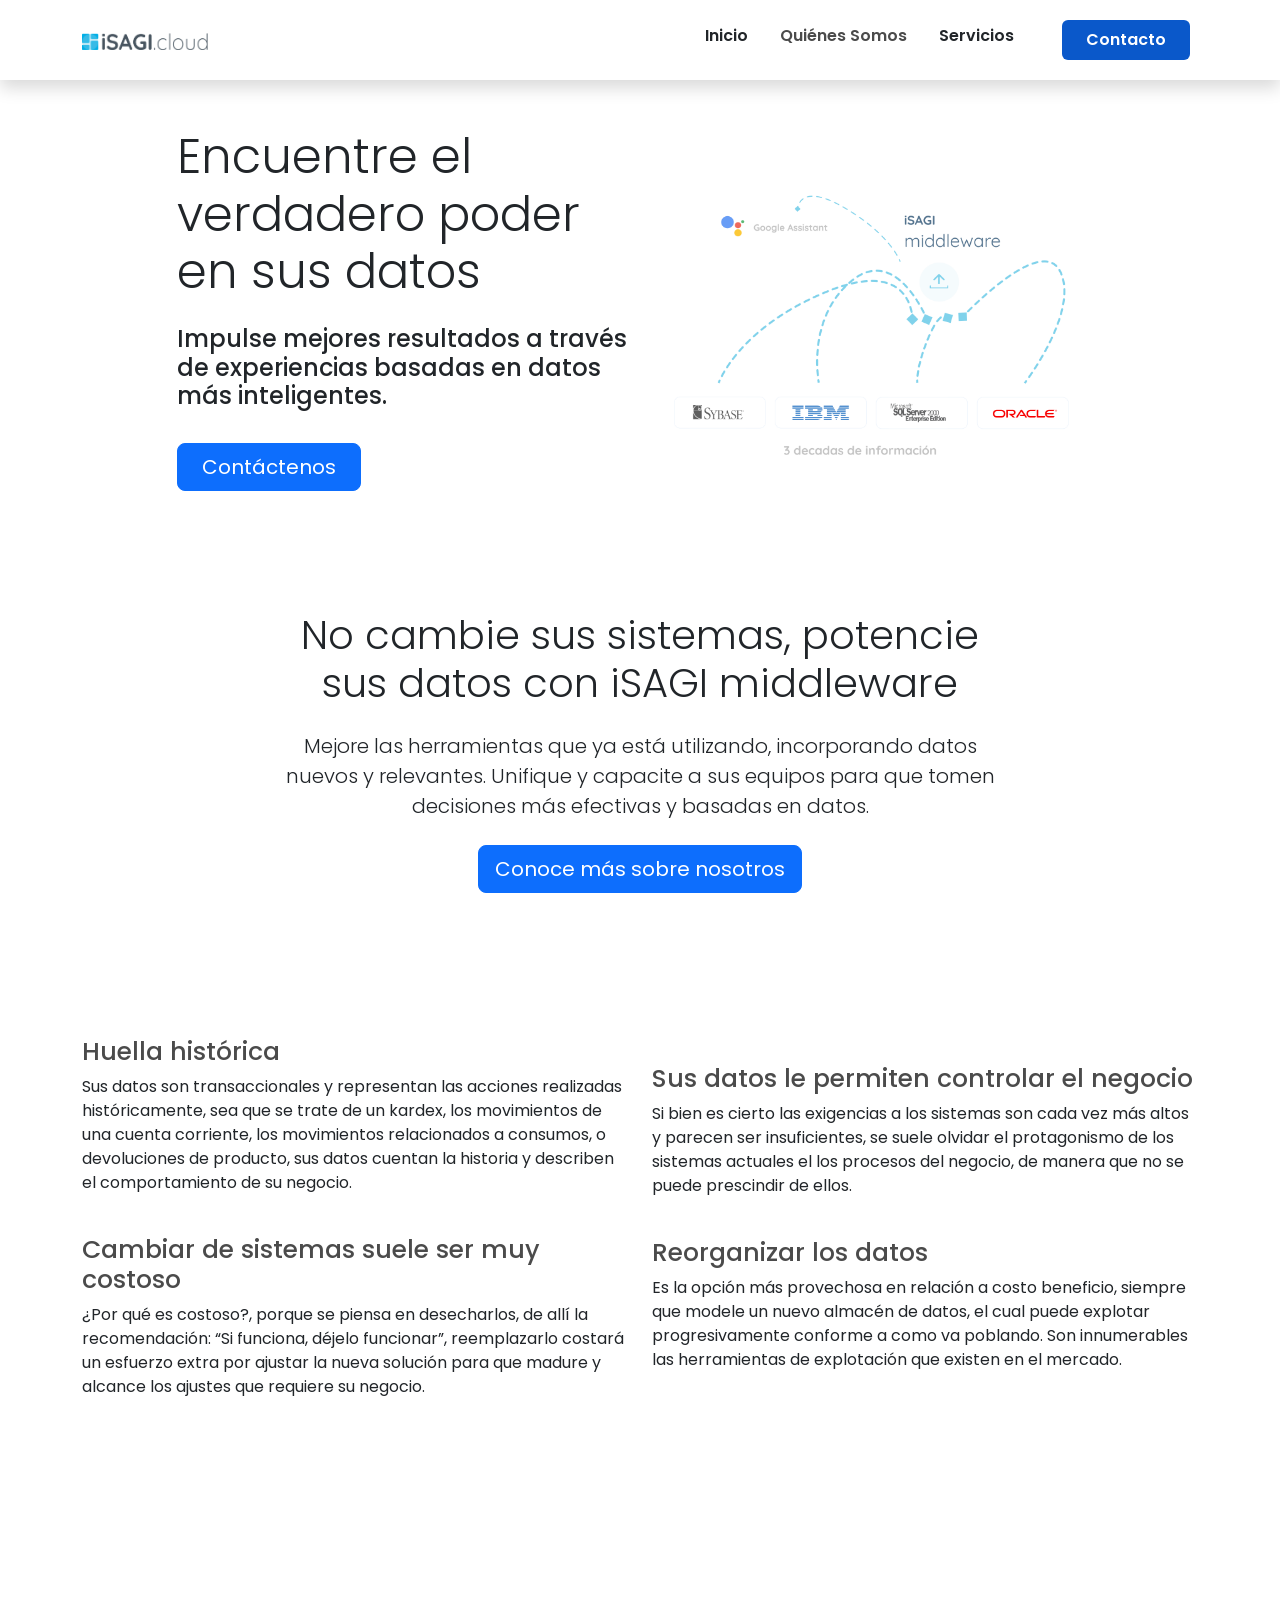
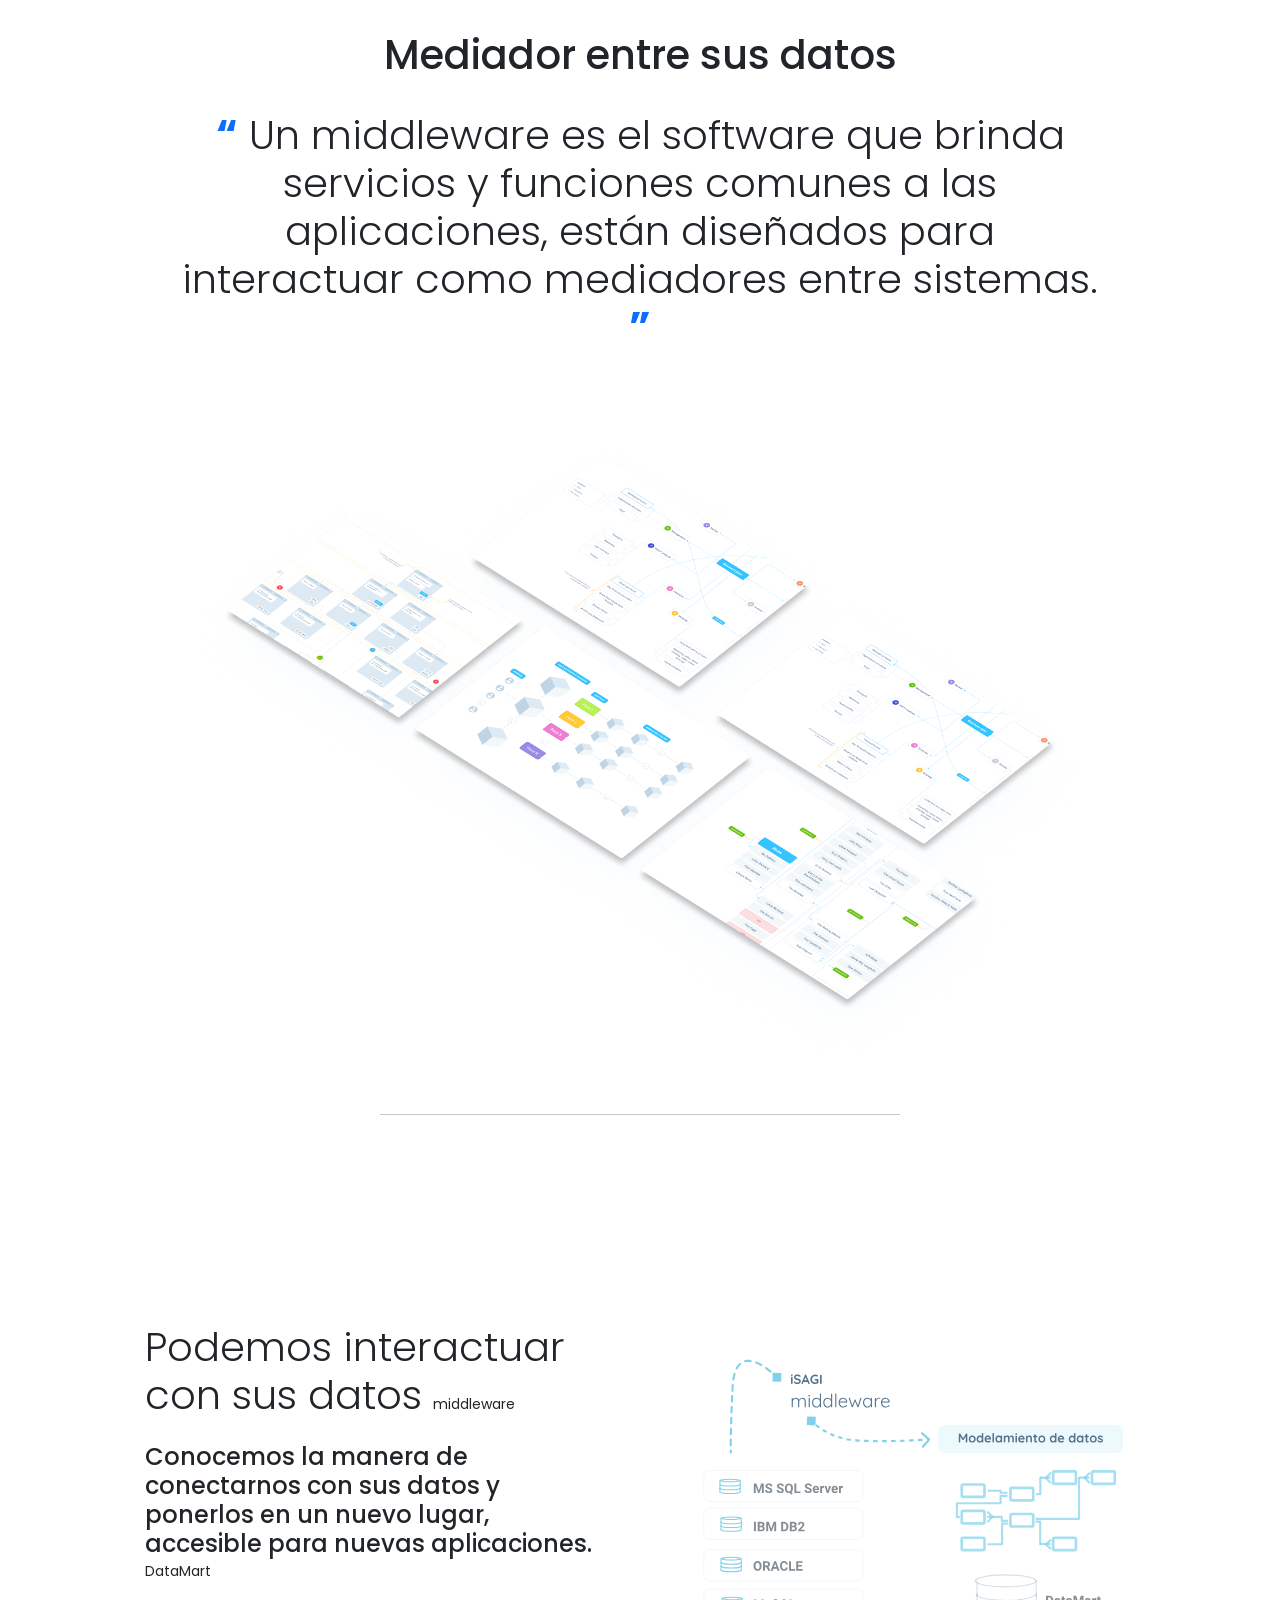
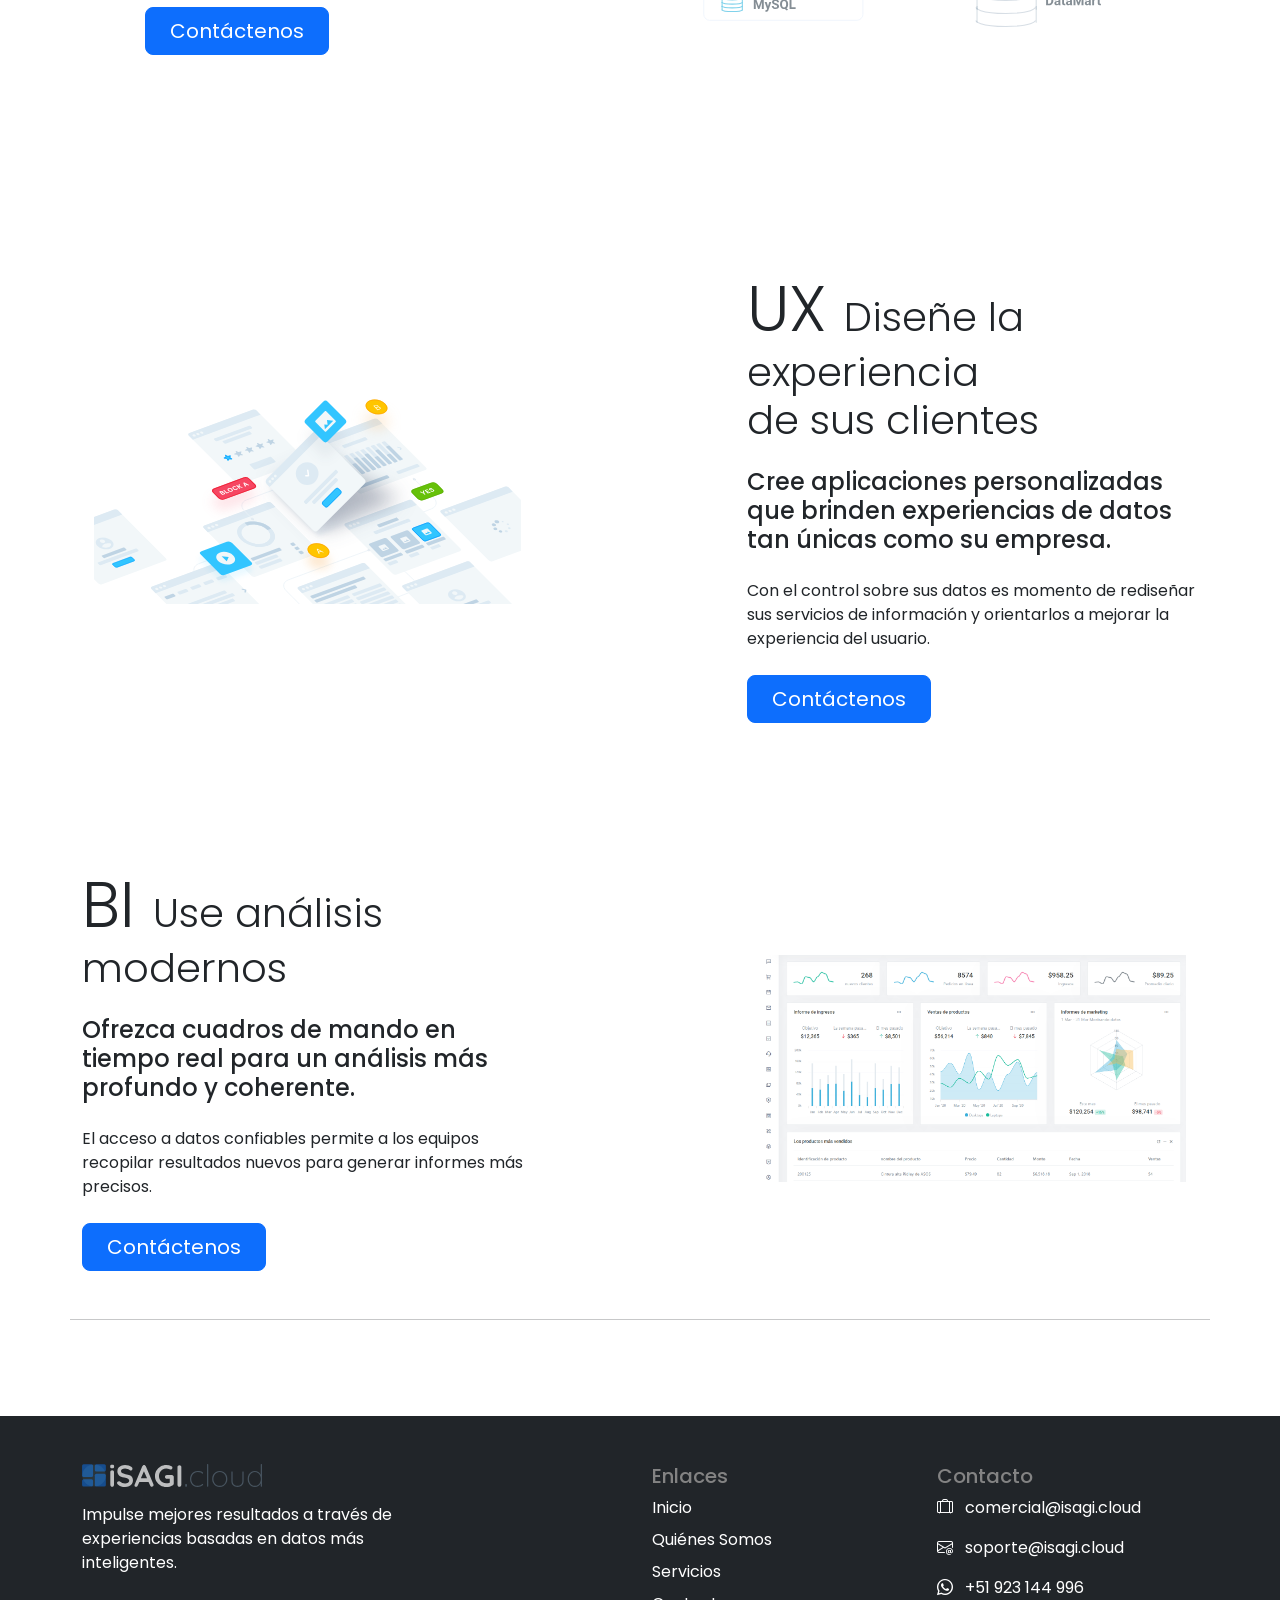
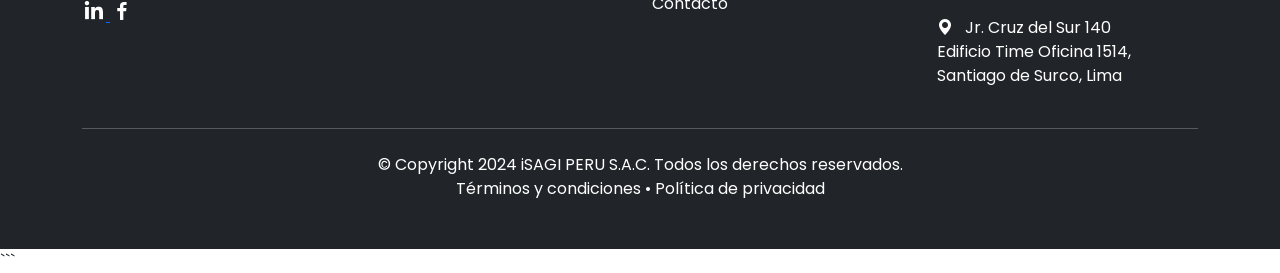
<file: index.html>
<!DOCTYPE html>
<html lang="es">
<head>
    <meta charset="UTF-8">
    <meta name="viewport" content="width=device-width, initial-scale=1.0">
    <title>iSAGI Cloud</title>
    
    <!-- Bootstrap CSS -->
    <link href="https://cdn.jsdelivr.net/npm/bootstrap@5.3.0/dist/css/bootstrap.min.css" rel="stylesheet">
       <!-- Bootstrap Icons -->
       <link rel="stylesheet" href="https://cdn.jsdelivr.net/npm/bootstrap-icons/font/bootstrap-icons.css">
       <!-- Boxicons CSS -->
       <link rel="stylesheet" href="https://cdn.jsdelivr.net/npm/boxicons@2.1.4/css/boxicons.min.css">


    
    <!-- Google Fonts (Poppins) -->
    <link rel="preconnect" href="https://fonts.googleapis.com">
    <link rel="preconnect" href="https://fonts.gstatic.com" crossorigin>
    <link href="https://fonts.googleapis.com/css2?family=Poppins:wght@400;600;700&display=swap" rel="stylesheet">

    <!-- Custom CSS -->
    <link rel="stylesheet" href="style.css">
</head>
<body>

     <!-- Navigation -->
     <nav class="navbar navbar-expand-lg navbar-light bg-white py-3 shadow sticky">
        <div class="container">
            <a class="navbar-brand" href="index.html">
                <img src="images/iSAGI_Cloud_logo_white.png" alt="Isagi Logo" width="130">
            </a>
            <button class="navbar-toggler" type="button" data-bs-toggle="collapse" data-bs-target="#navbarNav" aria-controls="navbarNav" aria-expanded="false" aria-label="Toggle navigation">
                <span class="navbar-toggler-icon"></span>
            </button>
            <div class="collapse navbar-collapse" id="navbarNav">
                <ul class="navbar-nav ms-auto">
                    <li class="nav-item">
                        <a class="nav-link" href="index.html">Inicio</a>
                    </li>
                    <li class="nav-item">
                        <a class="nav-link active" aria-current="page" href="quienes-somos.html">Quiénes Somos</a>
                    </li>
                    <li class="nav-item">
                        <a class="nav-link" href="#servicios">Servicios</a>
                    </li>
                    <li class="nav-item ms-4 ml-auto">
                        <a class="nav-link active btn btn-primary my-1 px-4" style="color:rgb(255, 255, 255);" aria-current="page" href="contactenos.html">Contacto</a>
                    </li>
                </ul>
            </div>
        </div>
    </nav>

    <!-- Main Content -->
    <main>
        <div class="container d-flex align-self-center align-items-stretch hero">
            <div class="row justify-content-center align-items-center flex-sm-row-reverse">
                <div class="pt-5 col-12 col-md-6 col-xl-5 d-flex justify-content-center ">
                    <img src="images/frame1.png" alt="garfico1" class="img-fluid">
                </div>
                <div class="pt-5 col-12 col-md-6 col-xl-5 text-center text-md-start">
                    <div class="display-5 ">Encuentre el verdadero poder en sus datos</div>
                    <div class="h4 text-left pt-4">Impulse mejores resultados a través de experiencias basadas en datos más
                        inteligentes.</div>
                    <div class="text-left">
                        <a href="contactenos.html" class="btn btn-primary btn-lg my-4 px-4">Contáctenos</a>
                    </div>
                </div>
            </div>
        </div>
        <section class="container my-5 py-5 text-center">
            <div class="row justify-content-center">
                <div class="col-lg-8">
                    <h2 class="display-6">No cambie sus sistemas, potencie sus datos con
                        iSAGI middleware</h2>
                    <p class="lead text-accent my-4">Mejore las herramientas que ya está utilizando, incorporando datos nuevos y relevantes.
                        Unifique y capacite a sus equipos para que tomen decisiones más efectivas y basadas en datos.
                        </p>
                    <a href="quienes-somos.html" class="btn btn-primary btn-lg">Conoce más sobre nosotros</a>
                </div>
            </div>
        </section>
        <section class="hero-section container my-5 py-5" >
        <div class="row align-items-center">
            <div class="col-lg-6">
                <h5 class=" ">Huella histórica</h5>
                <p class="">Sus datos son transaccionales y representan las acciones realizadas históricamente, sea que se trate de un kardex, los movimientos de una cuenta corriente, los movimientos relacionados a consumos, o devoluciones de producto, sus datos cuentan la historia y describen el comportamiento de su negocio.</p> 
                <br>
                <h5 class="">Cambiar de sistemas suele ser muy costoso</h5>
                <p class="">¿Por qué es costoso?, porque se piensa en desecharlos, de allí la recomendación:
                    “Si funciona, déjelo funcionar”, reemplazarlo costará un esfuerzo extra por ajustar la nueva solución para que madure y alcance los ajustes que requiere su negocio.</p>
            </div>
            <div class="col-lg-6">
                <h5 class=" ">Sus datos le permiten controlar el negocio</h5>
                <p class="">Si bien es cierto las exigencias a los sistemas son cada vez más altos y parecen ser insuficientes, se suele olvidar el protagonismo de los sistemas actuales el los procesos del negocio, de manera que no se puede prescindir de ellos.</p> 
                <br>
                <h5 class="">Reorganizar los datos</h5>
                <p class="">Es la opción más provechosa en relación a costo beneficio, siempre que modele un nuevo almacén de datos, el cual puede explotar progresivamente conforme a como va poblando. Son innumerables las herramientas de explotación que existen en el mercado.</p>
            </div>
        </div></section>
        <div class="bg-white pt-5" id="Quees">
            <div class="container ">
                <div class="row justify-content-evenly align-items-center py-4 ">
                    <div class="col-10 text-center py-4">
                        <div class="h1 pt-4">Mediador entre sus datos</div>
                        <div class="display-6 text-left pt-4"><span class="comillas">
                                Un middleware es el software que brinda servicios y funciones comunes a las aplicaciones,
                                están diseñados para interactuar como mediadores entre sistemas.
                            </span>
                        </div>
    
                    </div>
                    <div class="col-12 col-md-7 col-lg-10 ">
                        <img src="images/Group_543GRAFICO2.png" alt="garfico1" class="img-fluid">
                    </div>
                </div>
            </div>
        </div>
<!--last-->
        <div class="row justify-content-center">
            <div class="col-5">
                <hr>
            </div>
        </div>
        <div class="bg-white pt-5" id="Porque">
            <div class="container ">
                <div class="row justify-content-evenly align-items-center articulo  mt-5 py-5">
                    <div class="col-12 col-md-6 col-lg-5 py-4 text-center text-md-start">
                        <div id="servicios" class="text-left pt-4">
                            <span class="display-6 text-left pt-4">
                                Podemos interactuar <br>con sus datos
                            </span><small>middleware</small>
                        </div>
                        <div class="text-left pt-4">
                            <span class="h4 text-left pt-4">
                                Conocemos la manera de conectarnos con sus datos y ponerlos en un nuevo lugar, accesible
                                para nuevas aplicaciones.
                            </span><small>DataMart</small>
                        </div>
                        <div class="text-left">
                            <a href="contactenos.html" class="btn btn-primary btn-lg my-4 px-4">Contáctenos</a>
                        </div>
                    </div>
                    <div class="col-12 col-md-6 col-lg-5 px-4">
                        <img src="images/modelamiento.svg" alt="garfico1" class="img-fluid">
                    </div>
                </div>
                <div class="row justify-content-between align-items-center articulo flex-sm-row-reverse mt-5 pt-5">
                    <div class="col-12 col-md-6 col-lg-5 text-center text-md-start">
                        <div class="text-left pt-4">
                            <span class="display-3 ">
                                UX
                            </span>
                            <span class="display-6">
                                Diseñe la experiencia<br> de sus clientes
                            </span>
                        </div>
                        <div class="text-left pt-4">
                            <span class="h4 text-left pt-4">
                                Cree aplicaciones personalizadas que brinden experiencias de datos tan únicas como su
                                empresa.
                            </span>
                        </div>
                        <div class="text-left pt-4">
                            Con el control sobre sus datos es momento de rediseñar sus servicios de información y
                            orientarlos a mejorar la experiencia del usuario.
                        </div>
                        <div class="text-left">
                            <a href="contactenos.html" class="btn btn-primary btn-lg my-4 px-4">Contáctenos</a>
                        </div>
                    </div>
                    <div class="col-12 col-md-4 col-lg-5 px-4">
                        <img src="images/mockup.svg" alt="garfico1" class="img-fluid">
                    </div>
                </div>
                <div class="row justify-content-between align-items-center articulo mt-5 pt-5">
                    <div class="col-12 col-md-6 col-lg-5 text-center text-md-start ">
                        <div class="text-left pt-4">
                            <span class="display-3 ">
                                BI
                            </span>
                            <span class="display-6 text-left ">
                                Use análisis modernos
                            </span>
                        </div>
                        <div class="text-left pt-4">
                            <span class="h4 text-left pt-4">
                                Ofrezca cuadros de mando en tiempo real para un análisis más profundo y coherente.
                            </span>
                        </div>
                        <div class="text-left pt-4">
                            El acceso a datos confiables permite a los equipos recopilar resultados nuevos para generar
                            informes más precisos.
                        </div>
                        <div class="text-left">
                            <a href="contactenos.html" class="btn btn-primary btn-lg my-4 px-4">Contáctenos</a>
                        </div>
                    </div>
                    <div class="col-12 col-md-4 col-lg-5 px-4">
                        <img src="images/admin.png" alt="garfico1" class="img-fluid">
                    </div>
                </div>
    
            </div>
        </div>
    </main>
    <hr class="container my-4 py-4">
   
    <br>
    <!-- Footer -->
    <footer class="footer bg-dark text-white py-5">
        <div class="container">
            <div class="row">
                <!-- Columna 1: Logo y descripción -->
                <div class="col-md-4 pr-4">
                    <img src="images/logo-dark.svg" alt="iSAGI Logo" width="180" class="mb-3">
                    <p>Impulse mejores resultados a través de experiencias basadas en datos más inteligentes.</p>
                    <div class="social-links mt-4">
                        <a href="https://linkedin.com/company/isagi" target="_blank">
                            <i class="bx bxl-linkedin" style="font-size: 1.5rem; color: rgb(255, 255, 255);"></i>
                        </a>
                        <a href="https://www.facebook.com/profile.php?id=100078693523876" target="_blank">
                            <i class="bx bxl-facebook" style="font-size: 1.5rem; color: white;"></i>
                        </a>
                    </div>
                </div>

                <div class="col-md-2">
                </div>

                <div class="col-md-3">
                    <h5 style="color: rgb(131, 131, 131);">Enlaces</h5>
                    <ul class="list-unstyled">
                        <li class="pb-2"><a href="index.html" class="text-white text-decoration-none ">Inicio</a></li>
                        <li class="pb-2"><a href="quienes-somos.html" class="text-white text-decoration-none">Quiénes
                                Somos</a></li>
                        <li class="pb-2"><a href="#servicios" class="text-white text-decoration-none">Servicios</a>
                        </li>
                        <li class="pb-2"><a href="contactenos.html" class="text-white text-decoration-none">Contacto</a>
                        </li>
                    </ul>
                </div>

                <div class="col-md-3">
                    <h5 style="color: rgb(131, 131, 131);">Contacto</h5>
                    <p><i class="bi bi-suitcase-lg"></i> <span class="ms-2 text-white">
                            comercial@isagi.cloud
                        </span></p>
                    <p><i class="bi bi-envelope-at"></i> <span class="ms-2 text-white">
                            soporte@isagi.cloud
                        </span></p>
                    <p><i class="bi bi-whatsapp"></i><span class="ms-2 text-white">
                            +51 923 144 996
                        </span>
                    </p>
                    <p><i class="bi bi-geo-alt-fill"></i><span class="ms-2 text-white">
                            Jr. Cruz del Sur 140<br>
                            Edificio Time Oficina 1514,<br>
                            Santiago de Surco, Lima</p>
                    </span>
                    </p>
                </div>

            </div>

           
            <hr class="my-4 border-light">

            <!-- Copyright y Políticas -->
            <div class="text-center">
                <p class="mb-0">© Copyright 2024 iSAGI PERU S.A.C. Todos los derechos reservados.</p>
                <a href="terminos.html" class="text-white text-decoration-none">Términos y condiciones</a> •
                <a href="politica-privacidad.html" class="text-white text-decoration-none">Política de privacidad</a>
            </div>
        </div>
    </footer>

    <!-- Bootstrap JS -->
    <script src="https://cdn.jsdelivr.net/npm/bootstrap@5.3.0/dist/js/bootstrap.bundle.min.js"></script>
</body>

</html>```
</file>
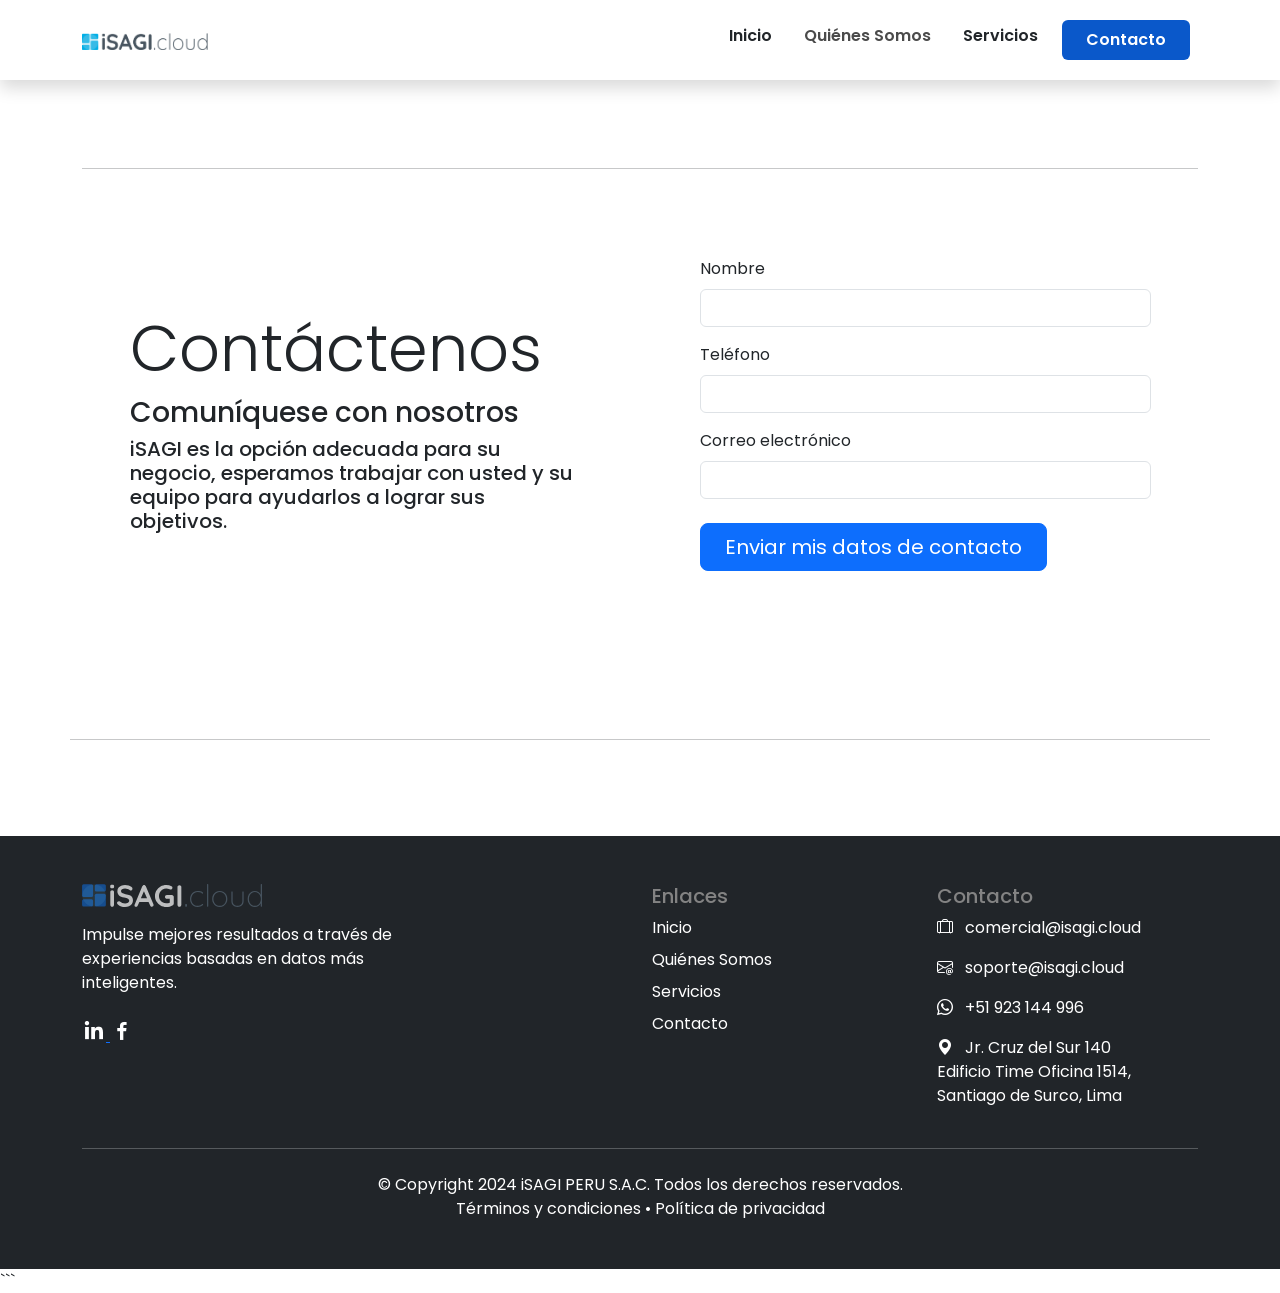
<file: contactenos.html>
<!DOCTYPE html>
<html lang="es">
<head>
    <meta charset="UTF-8">
    <meta name="viewport" content="width=device-width, initial-scale=1.0">
    <title>iSAGI Cloud</title>
    
    <!-- Bootstrap CSS -->
    <link href="https://cdn.jsdelivr.net/npm/bootstrap@5.3.0/dist/css/bootstrap.min.css" rel="stylesheet">
       <!-- Bootstrap Icons -->
       <link rel="stylesheet" href="https://cdn.jsdelivr.net/npm/bootstrap-icons/font/bootstrap-icons.css">
       <!-- Boxicons CSS -->
       <link rel="stylesheet" href="https://cdn.jsdelivr.net/npm/boxicons@2.1.4/css/boxicons.min.css">


    
    <!-- Google Fonts (Poppins) -->
    <link rel="preconnect" href="https://fonts.googleapis.com">
    <link rel="preconnect" href="https://fonts.gstatic.com" crossorigin>
    <link href="https://fonts.googleapis.com/css2?family=Poppins:wght@400;600;700&display=swap" rel="stylesheet">

    <!-- Custom CSS -->
    <link rel="stylesheet" href="style.css">
</head>
<body>

     <!-- Navigation -->
     <nav class="navbar navbar-expand-lg navbar-light bg-white py-3 shadow sticky">
        <div class="container">
            <a class="navbar-brand" href="index.html">
                <img src="images/iSAGI_Cloud_logo_white.png" alt="Isagi Logo" width="130">
            </a>
            <button class="navbar-toggler" type="button" data-bs-toggle="collapse" data-bs-target="#navbarNav" aria-controls="navbarNav" aria-expanded="false" aria-label="Toggle navigation">
                <span class="navbar-toggler-icon"></span>
            </button>
            <div class="collapse navbar-collapse" id="navbarNav">
                <ul class="navbar-nav ms-auto">
                    <li class="nav-item">
                        <a class="nav-link" href="index.html">Inicio</a>
                    </li>
                    <li class="nav-item">
                        <a class="nav-link active" aria-current="page" href="quienes-somos.html">Quiénes Somos</a>
                    </li>
                    <li class="nav-item">
                        <a class="nav-link" href="index.html#servicios">Servicios</a>
                    </li>
                    <li class="nav-item">
                        <a class="nav-link active btn btn-primary my-1 px-4" style="color:rgb(255, 255, 255);" aria-current="page" href="contactenos.html">Contacto</a>
                    </li>
                </ul>
            </div>
        </div>
    </nav>

    <!-- Main Content -->
     <!-- contact form -->
    <main>
        <section id="Contacto" class="py-4 d-flex align-items-center ">

            <div class="container my-4 py-4 ">
                <hr>
                <div class="row align-items-center justify-content-around pt-4 ">
                    <div class="col-10 col-md-6 col-lg-5 text-center text-md-start ">
                        <div class="display-3 pb-2">Contáctenos</div>
                        <h3>Comuníquese con nosotros</h3>
                        <div class="h5">
                            iSAGI es la opción adecuada para su negocio, esperamos trabajar con usted y su equipo para
                            ayudarlos a lograr sus objetivos.
                        </div>
        
                    </div>
                    <div class="col-9 col-md-6 col-lg-5 py-5">
                        <div>
                            <div class="mb-3">
                                <label for="firstname" class="form-label">Nombre</label>
                                <input type="text" class="form-control" id="firstname" placeholder="">
                            </div>
                            <div class="mb-3">
                                <label for="movil" class="form-label">Teléfono</label>
                                <input type="text" class="form-control" id="movil" placeholder="">
                            </div>
                            <label for="email" class="form-label">Correo electrónico</label>
                            <input type="email" class="form-control" id="email" placeholder="">
                        </div>
                        <div class="text-center text-md-start">
                            <button type="button" class="btn btn-primary btn-lg my-4 px-4" onclick="contacto()">Enviar mis
                                datos de contacto</button>
                        </div>
                    </div>
                </div>
            </div>
            </div>
        </section>
    </main>
    <hr class="container my-4 py-4">
    <br>
    <!-- Footer -->
    <footer class="footer bg-dark text-white py-5">
        <div class="container">
            <div class="row">
                <!-- Columna 1: Logo y descripción -->
                <div class="col-md-4 pr-4">
                    <img src="images/logo-dark.svg" alt="iSAGI Logo" width="180" class="mb-3">
                    <p>Impulse mejores resultados a través de experiencias basadas en datos más inteligentes.</p>
                    <div class="social-links mt-4">
                        <a href="https://linkedin.com/company/isagi" target="_blank">
                            <i class="bx bxl-linkedin" style="font-size: 1.5rem; color: rgb(255, 255, 255);"></i>
                        </a>
                        <a href="https://www.facebook.com/profile.php?id=100078693523876" target="_blank">
                            <i class="bx bxl-facebook" style="font-size: 1.5rem; color: white;"></i>
                        </a>
                    </div>
                </div>

                <div class="col-md-2">
                </div>

                <div class="col-md-3">
                    <h5 style="color: rgb(131, 131, 131);">Enlaces</h5>
                    <ul class="list-unstyled">
                        <li class="pb-2"><a href="index.html" class="text-white text-decoration-none ">Inicio</a></li>
                        <li class="pb-2"><a href="quienes-somos.html" class="text-white text-decoration-none">Quiénes
                                Somos</a></li>
                        <li class="pb-2"><a href="#servicios" class="text-white text-decoration-none">Servicios</a>
                        </li>
                        <li class="pb-2"><a href="contactenos.html" class="text-white text-decoration-none">Contacto</a>
                        </li>
                    </ul>
                </div>

                <div class="col-md-3">
                    <h5 style="color: rgb(131, 131, 131);">Contacto</h5>
                    <p><i class="bi bi-suitcase-lg"></i> <span class="ms-2 text-white">
                            comercial@isagi.cloud
                        </span></p>
                    <p><i class="bi bi-envelope-at"></i> <span class="ms-2 text-white">
                            soporte@isagi.cloud
                        </span></p>
                    <p><i class="bi bi-whatsapp"></i><span class="ms-2 text-white">
                            +51 923 144 996
                        </span>
                    </p>
                    <p><i class="bi bi-geo-alt-fill"></i><span class="ms-2 text-white">
                            Jr. Cruz del Sur 140<br>
                            Edificio Time Oficina 1514,<br>
                            Santiago de Surco, Lima</p>
                    </span>
                    </p>
                </div>

            </div>

            <!-- Línea Divisoria -->
            <hr class="my-4 border-light">

            <!-- Copyright y Políticas -->
            <div class="text-center">
                <p class="mb-0">© Copyright 2024 iSAGI PERU S.A.C. Todos los derechos reservados.</p>
                <a href="terminos.html" class="text-white text-decoration-none">Términos y condiciones</a> •
                <a href="politica-privacidad.html" class="text-white text-decoration-none">Política de privacidad</a>
            </div>
        </div>
    </footer>

    <!-- Bootstrap JS -->
    <script src="https://cdn.jsdelivr.net/npm/bootstrap@5.3.0/dist/js/bootstrap.bundle.min.js"></script>
</body>
</html>```
</file>
<file: style.css>
:root {
    --primary-color: #1e88e5;
    --secondary-color: #002F6D;
    --accent-color: #696969;
    --text-color: #212529;
    --header-color: #4b4b4b;
    --background-color: #FFFFFF;
  }
  
  body {
      font-family: 'Poppins', sans-serif; 
      color: var(--text-color);
      background-color: var(--background-color);
  }
  
  .navbar-nav .nav-link {
      font-weight: 600;
      color: var(--text-color);
      margin: 0 0.5rem;
  }
  
  .navbar-nav .nav-link.active,
  .navbar-nav .nav-link:hover {
      color: var(--header-color);
  }

  .hero-section h1 {
      color: var(--header-color);
  }

  .hero-section h2 {
    color: var(--header-color);
    font-size: 50px;
}

.hero-section h3 {
    color: var(--primary-color);
    font-size: 50px;
}
.hero-section h4 {
    color: var(--header-color);
    font-size: 20px;
}
.hero-section h5 {
    color: var(--header-color);
    font-size: 25px;
}

  .hero-section .lead {
      color: var(--accent-color);
      font-size: 1.25rem;
  }
  .tag-text h5 {
    font-size: 1.2em;
    line-height: 1.5;
    margin-bottom: 0;
  }

  .mission-banner {
      background-color: var(--secondary-color);
      padding: 4rem 0; 
  }
    
  .footer-dark {
      background-color: var(--secondary-color);
  }
  
  .footer-dark a {
      text-decoration: none;
      transition: color 0.3s;
  }
  
  .footer-dark a:hover {
      color: #ddd;
      text-decoration: underline;
  }

 /*Swiper Styles */

  .marcas {
    padding: 40px 0;
    overflow: hidden;
    background-color: white;
    min-height: auto;
  }
  
  .marcas-slider {
    /* max-width: 700px; */
    margin: 0 auto;
    padding: 0 15px;
    overflow: hidden;
  }
  
  .marcas .swiper-wrapper {
    display: flex; /* necesario */
    align-items: center;
  }
  
  .marcas .swiper-slide {
    display: flex;
    justify-content: center;
    align-items: center;
    padding: 10px;
    min-width: 120px;
  }
  
  .marcas .swiper-slide img {
    max-height: 50px;
    width: auto;
    filter: grayscale(100%);
    transition: filter 0.3s ease;
  }
  
  .marcas .swiper-slide img:hover {
    filter: grayscale(0%);
    transform: scale(1.05);
  }
  
  .text-gradient-flash {
    background: linear-gradient(to right, var(--secondary), var(--primary));
    background-size: 200% auto;
    background-clip: text;
    -webkit-background-clip: text;
    color: transparent;
    -webkit-text-fill-color: transparent;
    animation: flashGradient 2.5s ease-in;
  }
  
  @keyframes flashGradient {
    to {
      background-position: -200% center; /* MUEVE en 2000ms aprox */
    }
  }
  .lead strong,
  strong {
    font-weight: bold;
    font-size: inherit;
  }
  
  .fw-xxl {
    font-weight: bold;
    opacity: 0.1;
    transition: all 0.8s ease;
    font-size: 12rem;
    height: 12rem;
    line-height: 12rem;
  }
  
  .fw-xxlx:hover {
    opacity: 1;
    font-size: 3.5rem;
  }
  .rubro {
    background: #f0f8ff4e;
    padding: 5px 2px 5px 2px;
    border-radius: 20px;
    margin-bottom: 1rem;
    display: flex;
    align-items: center;
  }
  .rubro i {
    color: #333;
    margin-right: .5rem !important;
    font-size: 1.5rem;
  }
  .rubro div {
    margin-left: 1rem;
    font-size: 1.0rem;
    line-height: 1.1rem;
    font-weight: bold;
  }
  .rubro div:nth-child(1)  {
    margin-left: 5px;
    font-size: 1.0rem;
    font-weight: bold;
    background-color: aliceblue;
    padding: 5px 0 5px 10px;
    border-radius: 5px;
  }
  
  .gradient-text {
    /* background: linear-gradient(90deg, #0b57d0, #4285f4); */
    background: linear-gradient(90deg, #1e88e5, #31bce8);
    background-clip: text;              /* propiedad estándar */
    -webkit-background-clip: text;      /* para compatibilidad con WebKit */
    -webkit-text-fill-color: transparent;
  }
  .box {
    background: linear-gradient(90deg, #fafafa, #f0f8ff4e);
    background: #f0f4f9;
    padding: 0;
    border-radius: 20px;
    margin-bottom: 1rem;
    display: flex;
    align-items: center;
    justify-content: space-between;
    overflow: hidden;
  }
  .box .box-img-br{
    position: relative;
    padding: 0;
  }
  
  span {
    font-size: inherit;
  }
  
  .min-vh-4 {
    min-height: 60vh!important;
  }
  .min-vh-2 {
    min-height: 30vh!important;
  }
  
  .tag {
    display: flex;
  }
  .tag-text  {
    font-size: 1rem;
    margin: 0 15px;
    min-height: 7rem;
  }
  .tag-text h5 {
    font-size: 1.2em;
    line-height: 1.5;
    margin-bottom: 0;
  }
  .tag-text p {
    font-size: 0.9em;
    line-height: 1.5;
  }
  .tag-icon  {
    font-size: 1.5rem;
    font-weight: bold;
    background-color: #f0f4f9;
    padding: 10px 0 5px 12px;
    border-radius: 5px;
    width: 3.5rem;
    height: 3.5rem;
  }
  .tag-icon i {
    color: #616161 !important;
  }
  .input-group {
    outline: 0;
    box-shadow: none;
  }
  .input-group:focus {
    outline: 0;
    box-shadow: 0 0 0 .25rem rgba(13, 110, 253, .25);
  }
  .input-group .form-control {
    border-right: none;
  }
  .input-group .form-control:focus {
    border-right: none;
    box-shadow:none;
  }
  
  .input-group .btn {
    border-top-left-radius: 0;
    border-bottom-left-radius: 0;
  }
  .rubro {
    background: #f0f8ff4e;
    padding: 5px 2px 5px 2px;
    border-radius: 20px;
    margin-bottom: 1rem;
    display: flex;
    align-items: center;
  }
  .rubro i {
    color: #333;
    margin-right: .5rem !important;
    font-size: 1.5rem;
  }
  .rubro div {
    margin-left: 1rem;
    font-size: 1.0rem;
    line-height: 1.1rem;
    font-weight: bold;
  }
  .rubro div:nth-child(1)  {
    margin-left: 5px;
    font-size: 1.0rem;
    font-weight: bold;
    background-color: aliceblue;
    padding: 5px 0 5px 10px;
    border-radius: 5px;
  }
  .comillas {
    position: relative;
    padding: 0.5em 1em;
    font-size: inherit;
  }
  
  .comillas::before,
  .comillas::after {
    content: "";
    /* position: absolute; */
    top: 0.25em;
    color: var(--bs-primary);
    font-weight: bold;
    /* font: size 1.5em; */
  }
  
  .comillas::before {
    margin-left: -1em;
    content: "“";
  }
  
  .comillas::after {
    margin-right: -1em;
    content: "”";
  }

  .sticky {
    position: sticky;
    top: 0;
}
</file>
